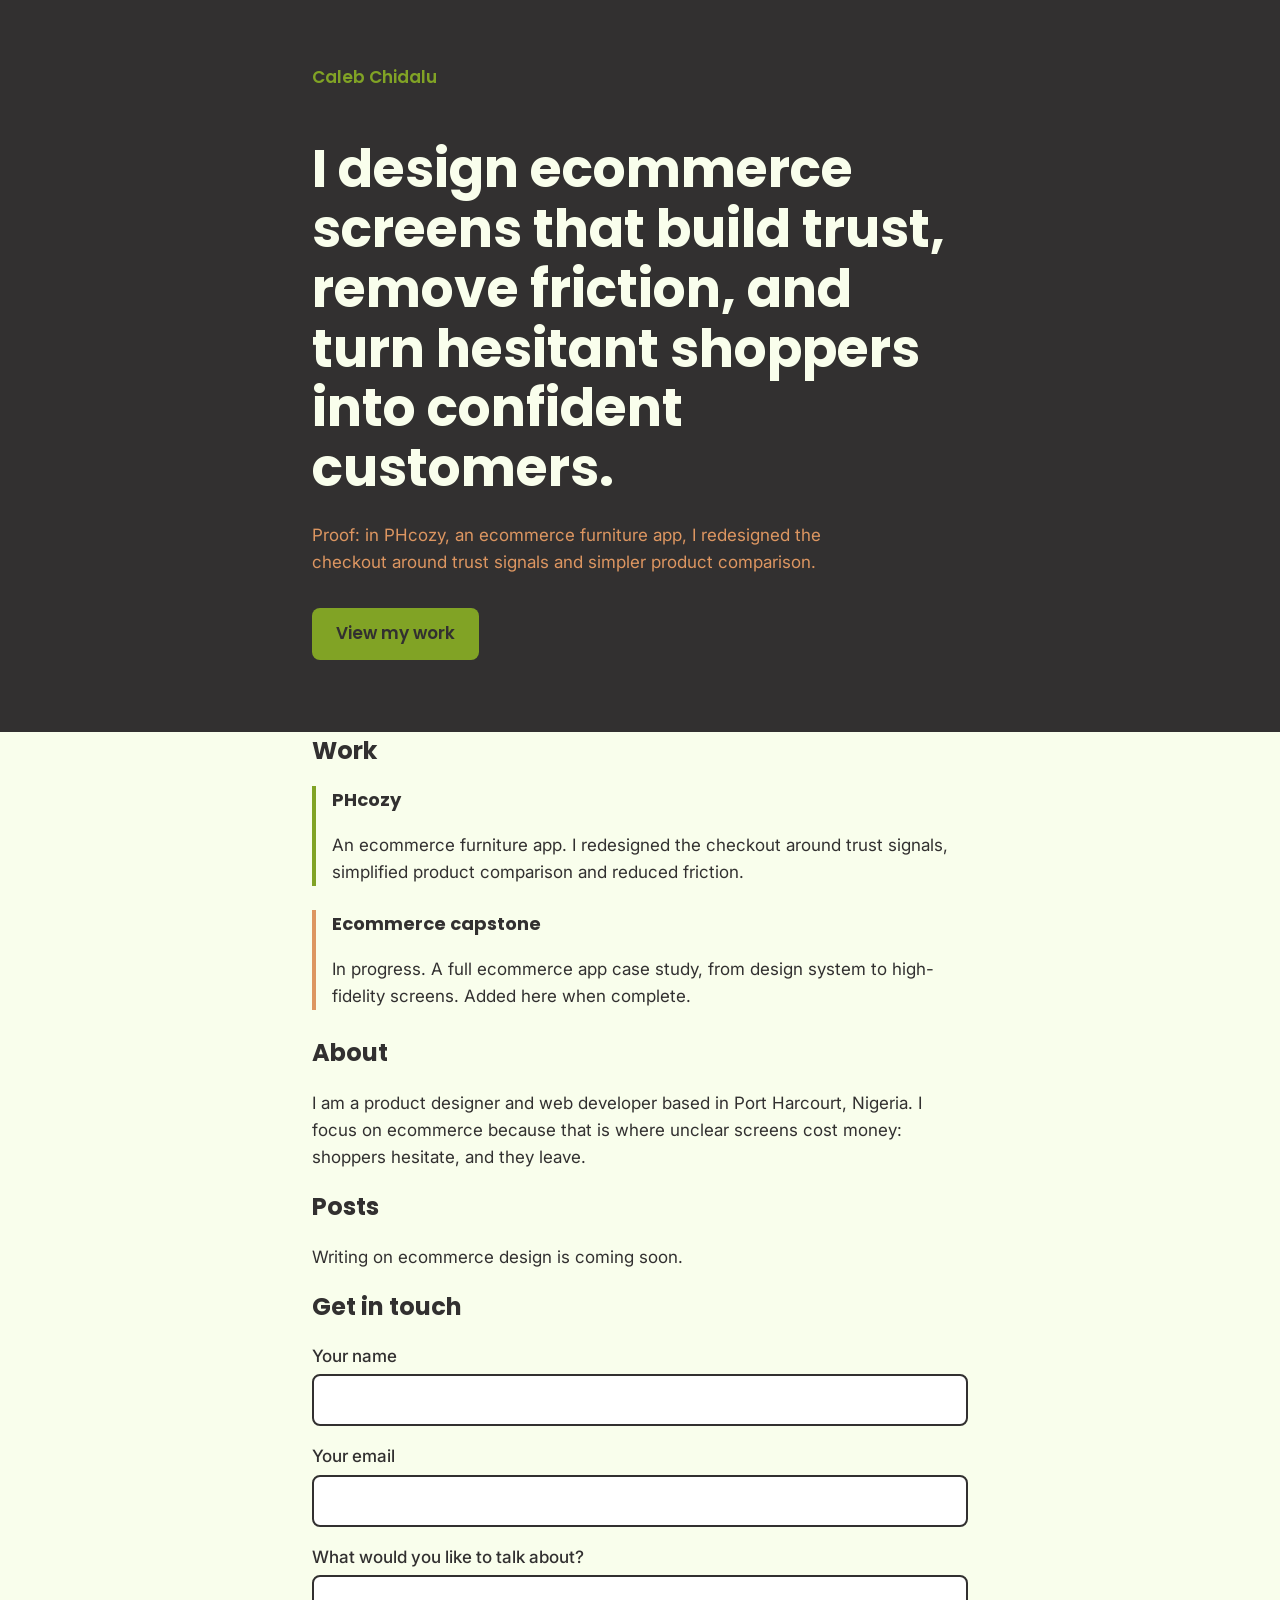
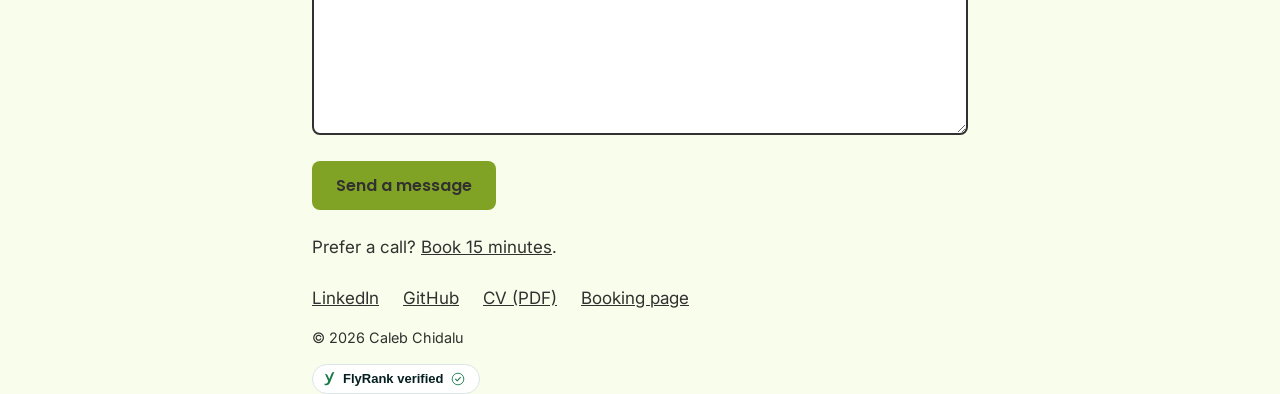
<file: index.html>
<!DOCTYPE html>
<html lang="en-GB">
<head>
  <meta charset="utf-8">
  <meta name="viewport" content="width=device-width, initial-scale=1">
  <title>Caleb Chidalu | Ecommerce Product Designer</title>
  <meta name="description" content="Caleb Chidalu designs ecommerce screens that build trust, remove friction, and turn hesitant shoppers into confident customers.">
  <meta property="og:title" content="Caleb Chidalu | Ecommerce Product Designer">
<meta property="og:description" content="Caleb Chidalu designs ecommerce screens that build trust and remove friction.">
<meta property="og:url" content="https://caleb-chidalu.netlify.app/">
<meta property="og:type" content="website"> 
  <meta property="og:image" content="https://caleb-chidalu.netlify.app/og-image.png">
<meta property="og:site_name" content="Caleb Chidalu">
<meta name="twitter:card" content="summary_large_image">
<link rel="icon" type="image/png" href="/favicon.png">
  <link rel="preconnect" href="https://fonts.googleapis.com">
  <link rel="preconnect" href="https://fonts.gstatic.com" crossorigin>
  <link href="https://fonts.googleapis.com/css2?family=Inter:wght@400;500&family=Poppins:wght@600;700&display=swap" rel="stylesheet">
  <link rel="stylesheet" href="style.css">
</head>
<body>

  <header class="hero">
    <div class="wrap">
      <p class="name">Caleb Chidalu</p>
      <h1>I design ecommerce screens that build trust, remove friction, and turn hesitant shoppers into confident customers.</h1>
      <p class="proof">Proof: in PHcozy, an ecommerce furniture app, I redesigned the checkout around trust signals and simpler product comparison.</p>
      <a class="btn" href="#work">View my work</a>
    </div>
  </header>

  <main>
    <section id="work" class="wrap">
      <h2>Work</h2>
      <article class="item">
        <h3>PHcozy</h3>
        <p>An ecommerce furniture app. I redesigned the checkout around trust signals, simplified product comparison and reduced friction.</p>
      </article>
      <article class="item muted">
        <h3>Ecommerce capstone</h3>
        <p>In progress. A full ecommerce app case study, from design system to high-fidelity screens. Added here when complete.</p>
      </article>
    </section>

    <section id="about" class="wrap">
      <h2>About</h2>
      <p>I am a product designer and web developer based in Port Harcourt, Nigeria. I focus on ecommerce because that is where unclear screens cost money: shoppers hesitate, and they leave.</p>
    </section>

    <section id="posts" class="wrap">
      <h2>Posts</h2>
      <p>Writing on ecommerce design is coming soon.</p>
    </section>

    <section id="contact" class="wrap">
      <h2>Get in touch</h2>
      <form name="contact" method="POST" action="/thanks.html" data-netlify="true" netlify-honeypot="bot-field">
        <input type="hidden" name="form-name" value="contact">
        <p hidden><label>Leave this empty: <input name="bot-field"></label></p>
        <p><label for="name">Your name</label><input id="name" name="name" type="text" required></p>
        <p><label for="email">Your email</label><input id="email" name="email" type="email" required></p>
        <p><label for="message">What would you like to talk about?</label><textarea id="message" name="message" rows="5" required></textarea></p>
        <button class="btn" type="submit">Send a message</button>
      </form>
      <p class="or">Prefer a call? <a href="https://cal.com/caleb-chidalu/15min">Book 15 minutes</a>.</p>
      <ul class="links">
        <li><a href="https://www.linkedin.com/in/caleb-chidalu-4600a1340/">LinkedIn</a></li>
        <li><a href="https://github.com/caleb-chidalu">GitHub</a></li>
        <li><a href="cv.pdf">CV (PDF)</a></li>
        <li><a href="https://cal.com/caleb-chidalu">Booking page</a></li>
      </ul>
    </section>
  </main>

  <footer class="wrap">
    <p>&copy; 2026 Caleb Chidalu</p>
    <a href="https://internship.flyrank.ai/verify?id=FR-D1-T668H-R789R&amp;first_name=Caleb" target="_blank" rel="noopener noreferrer"
   aria-label="Verify Caleb's FlyRank AI Internship credential"
   style="box-sizing:border-box;margin:0;padding:0;border:0;background:none;text-decoration:none;font-family:-apple-system,BlinkMacSystemFont,'Segoe UI',Roboto,Helvetica,Arial,sans-serif;font-style:normal;line-height:1.25;text-transform:none;float:none;-webkit-font-smoothing:antialiased;display:inline-flex;align-items:center;gap:8px;padding:6px 14px 6px 11px;background:#FFFFFF;border:1px solid #DDE4E7;border-radius:9999px;vertical-align:middle;white-space:nowrap">
  <svg width="11" height="15" viewBox="26 18 44 60" fill="none" xmlns="http://www.w3.org/2000/svg" aria-hidden="true" focusable="false" style="display:block;flex:none;opacity:1;transform:none;max-width:none"><path d="M28.2354 74.2202V67.9039C29.6419 68.4369 31.3724 68.7055 33.4311 68.7055C35.3235 68.7055 36.8153 68.2396 37.8979 67.3079C38.9805 66.3762 39.9566 64.8695 40.8218 62.792L42.6887 58.3139L29.8976 29.2879C35.0038 29.2879 39.6028 32.3307 41.5294 36.9893L47.0746 50.3985L56.0126 28.6038C57.9221 23.9452 62.5168 20.894 67.6187 20.894L50.0795 63.5936C48.4556 67.5933 46.5205 70.5102 44.2743 72.3484C42.0281 74.1867 39.1169 75.1058 35.5451 75.1058C32.6212 75.1058 30.1875 74.812 28.2354 74.2244V74.2202Z" fill="#1A7A4A" /></svg>
  <span style="margin:0;padding:0;border:0;background:none;color:inherit;font-weight:400;font-style:normal;letter-spacing:normal;text-transform:none;text-decoration:none;white-space:normal;float:none;font-size:13px;font-weight:600;color:#051F21">FlyRank verified</span>
  <svg width="14" height="14" viewBox="0 0 24 24" fill="none" xmlns="http://www.w3.org/2000/svg" aria-hidden="true" focusable="false" style="display:block;flex:none;opacity:1;transform:none;max-width:none"><circle cx="12" cy="12" r="10" stroke="#1A7A4A" stroke-width="1.5" /><path d="M7.9 12.3l2.8 2.8 5.4-5.8" stroke="#1A7A4A" stroke-width="1.8" stroke-linecap="round" stroke-linejoin="round" /></svg>
</a>
  </footer>

<script>
  document.querySelector('form').addEventListener('submit', function () {
    var btn = this.querySelector('button[type="submit"], input[type="submit"]');
    if (btn) { btn.disabled = true; btn.textContent = 'Sending...'; }
  });
</script> 
  <!-- Cloudflare Web Analytics --><script type='module' src='https://static.cloudflareinsights.com/beacon.min.js' data-cf-beacon='{"token": "8c2bf1df86e8419b9ee4f6b3da6a8192"}'></script><!-- End Cloudflare Web Analytics -->
</body>
</html>
</file>
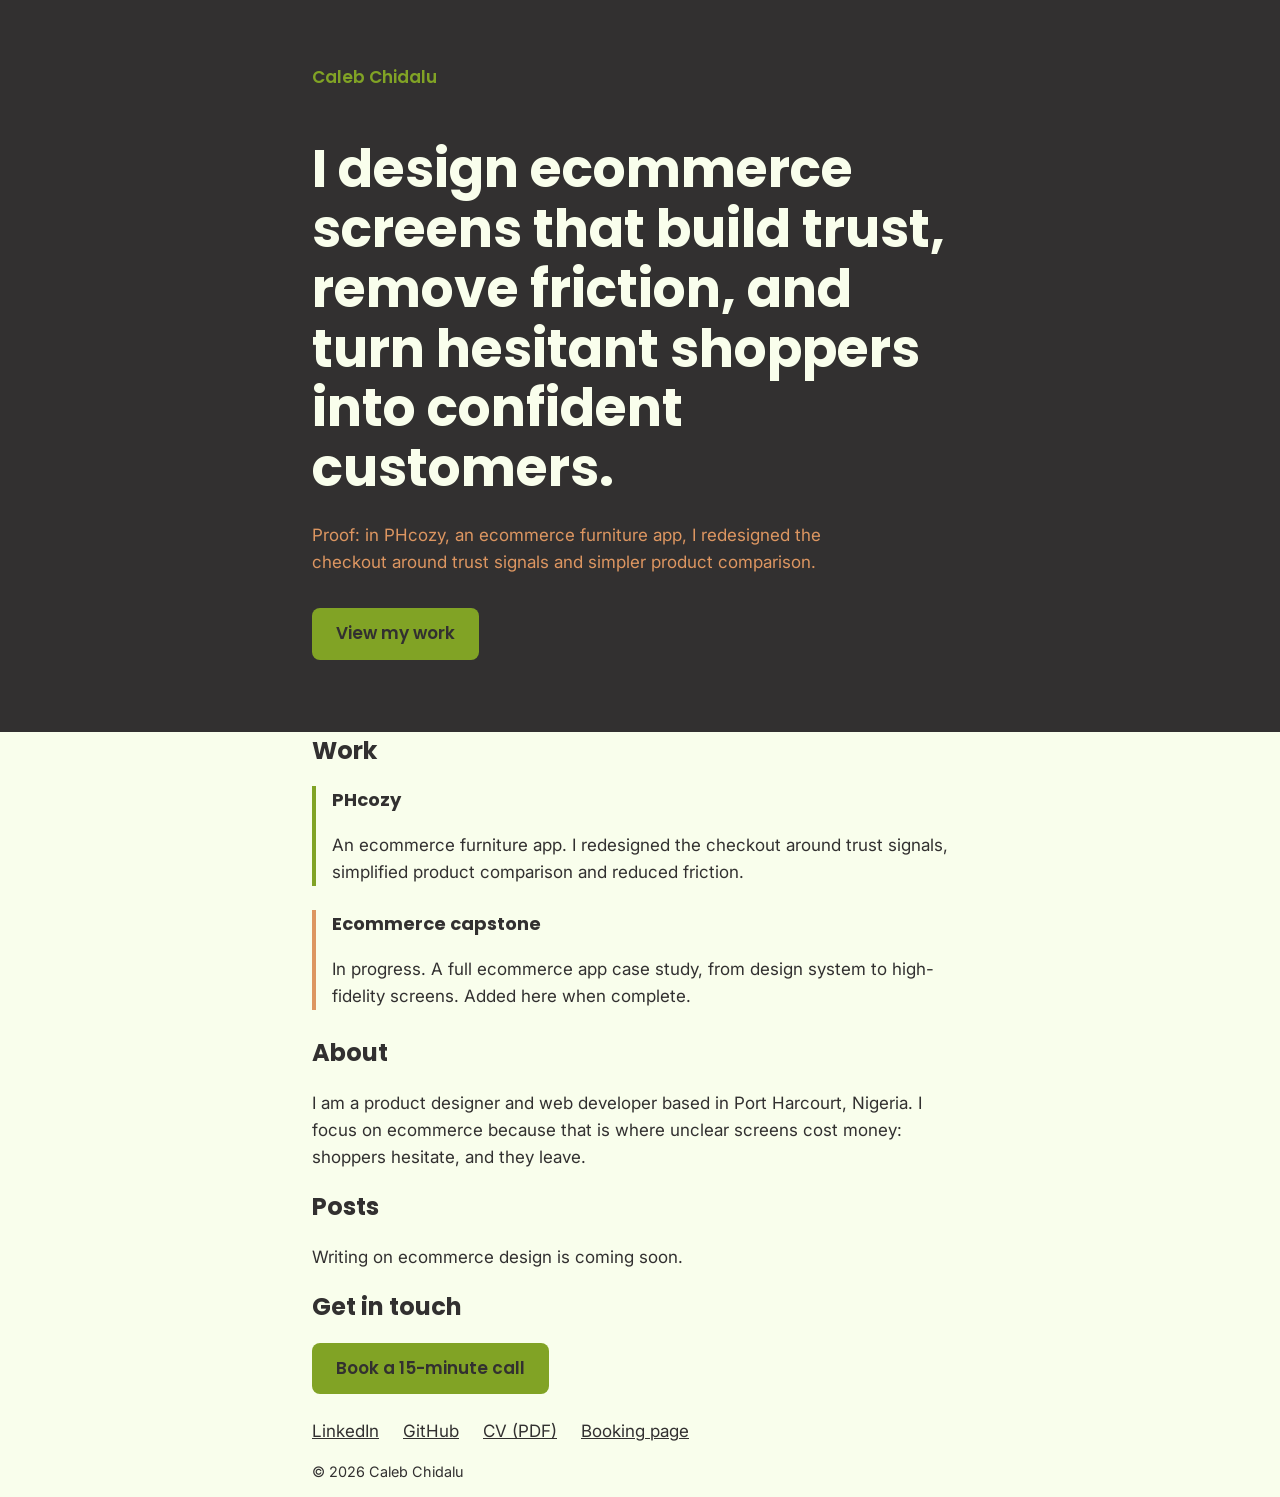
<file: index.html.html>
<!DOCTYPE html>
<html lang="en-GB">
<head>
  <meta charset="utf-8">
  <meta name="viewport" content="width=device-width, initial-scale=1">
  <title>Caleb Chidalu | Ecommerce Product Designer</title>
  <meta name="description" content="Caleb Chidalu designs ecommerce screens that build trust, remove friction, and turn hesitant shoppers into confident customers.">
  <link rel="preconnect" href="https://fonts.googleapis.com">
  <link rel="preconnect" href="https://fonts.gstatic.com" crossorigin>
  <link href="https://fonts.googleapis.com/css2?family=Inter:wght@400;500&family=Poppins:wght@600;700&display=swap" rel="stylesheet">
  <link rel="stylesheet" href="style.css">
</head>
<body>

  <header class="hero">
    <div class="wrap">
      <p class="name">Caleb Chidalu</p>
      <h1>I design ecommerce screens that build trust, remove friction, and turn hesitant shoppers into confident customers.</h1>
      <p class="proof">Proof: in PHcozy, an ecommerce furniture app, I redesigned the checkout around trust signals and simpler product comparison.</p>
      <a class="btn" href="#work">View my work</a>
    </div>
  </header>

  <main>
    <section id="work" class="wrap">
      <h2>Work</h2>
      <article class="item">
        <h3>PHcozy</h3>
        <p>An ecommerce furniture app. I redesigned the checkout around trust signals, simplified product comparison and reduced friction.</p>
      </article>
      <article class="item muted">
        <h3>Ecommerce capstone</h3>
        <p>In progress. A full ecommerce app case study, from design system to high-fidelity screens. Added here when complete.</p>
      </article>
    </section>

    <section id="about" class="wrap">
      <h2>About</h2>
      <p>I am a product designer and web developer based in Port Harcourt, Nigeria. I focus on ecommerce because that is where unclear screens cost money: shoppers hesitate, and they leave.</p>
    </section>

    <section id="posts" class="wrap">
      <h2>Posts</h2>
      <p>Writing on ecommerce design is coming soon.</p>
    </section>

    <section id="contact" class="wrap">
      <h2>Get in touch</h2>
      <p><a class="btn" href="https://cal.com/caleb-chidalu/15min">Book a 15-minute call</a></p>
      <ul class="links">
        <li><a href="https://www.linkedin.com/in/caleb-chidalu-4600a1340/">LinkedIn</a></li>
        <li><a href="https://github.com/caleb-chidalu">GitHub</a></li>
        <li><a href="cv.pdf">CV (PDF)</a></li>
        <li><a href="https://cal.com/caleb-chidalu">Booking page</a></li>
      </ul>
    </section>
  </main>

  <footer class="wrap">
    <p>&copy; 2026 Caleb Chidalu</p>
  </footer>

</body>
</html>
</file>
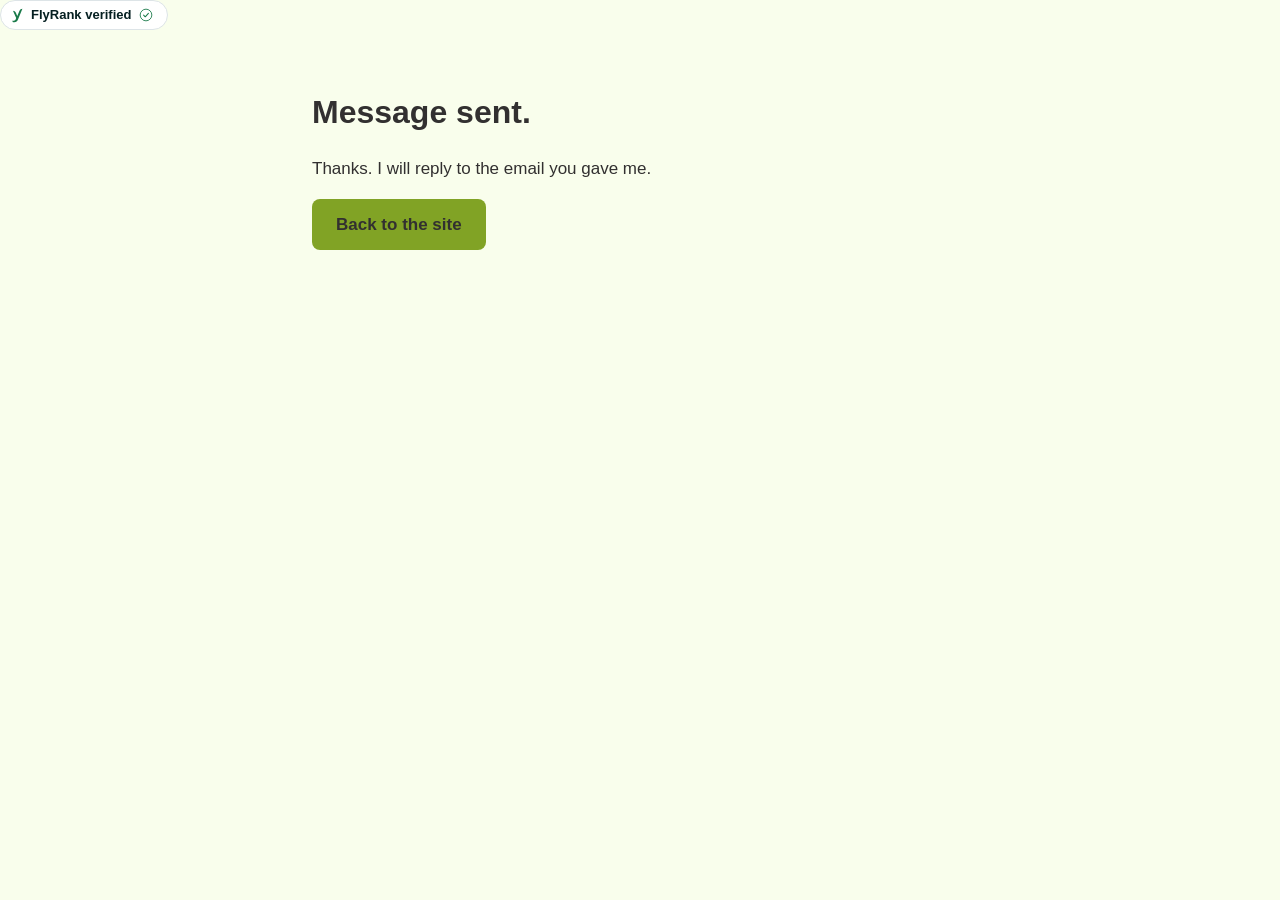
<file: thanks.html>
<!DOCTYPE html>
<html lang="en-GB">
<head>
  <meta charset="utf-8">
  <meta name="viewport" content="width=device-width, initial-scale=1">
  <title>Message sent | Caleb Chidalu</title>
  <link rel="stylesheet" href="style.css">
  <a href="https://internship.flyrank.ai/verify?id=FR-D1-T668H-R789R&amp;first_name=Caleb" target="_blank" rel="noopener noreferrer"
   aria-label="Verify Caleb's FlyRank AI Internship credential"
   style="box-sizing:border-box;margin:0;padding:0;border:0;background:none;text-decoration:none;font-family:-apple-system,BlinkMacSystemFont,'Segoe UI',Roboto,Helvetica,Arial,sans-serif;font-style:normal;line-height:1.25;text-transform:none;float:none;-webkit-font-smoothing:antialiased;display:inline-flex;align-items:center;gap:8px;padding:6px 14px 6px 11px;background:#FFFFFF;border:1px solid #DDE4E7;border-radius:9999px;vertical-align:middle;white-space:nowrap">
  <svg width="11" height="15" viewBox="26 18 44 60" fill="none" xmlns="http://www.w3.org/2000/svg" aria-hidden="true" focusable="false" style="display:block;flex:none;opacity:1;transform:none;max-width:none"><path d="M28.2354 74.2202V67.9039C29.6419 68.4369 31.3724 68.7055 33.4311 68.7055C35.3235 68.7055 36.8153 68.2396 37.8979 67.3079C38.9805 66.3762 39.9566 64.8695 40.8218 62.792L42.6887 58.3139L29.8976 29.2879C35.0038 29.2879 39.6028 32.3307 41.5294 36.9893L47.0746 50.3985L56.0126 28.6038C57.9221 23.9452 62.5168 20.894 67.6187 20.894L50.0795 63.5936C48.4556 67.5933 46.5205 70.5102 44.2743 72.3484C42.0281 74.1867 39.1169 75.1058 35.5451 75.1058C32.6212 75.1058 30.1875 74.812 28.2354 74.2244V74.2202Z" fill="#1A7A4A" /></svg>
  <span style="margin:0;padding:0;border:0;background:none;color:inherit;font-weight:400;font-style:normal;letter-spacing:normal;text-transform:none;text-decoration:none;white-space:normal;float:none;font-size:13px;font-weight:600;color:#051F21">FlyRank verified</span>
  <svg width="14" height="14" viewBox="0 0 24 24" fill="none" xmlns="http://www.w3.org/2000/svg" aria-hidden="true" focusable="false" style="display:block;flex:none;opacity:1;transform:none;max-width:none"><circle cx="12" cy="12" r="10" stroke="#1A7A4A" stroke-width="1.5" /><path d="M7.9 12.3l2.8 2.8 5.4-5.8" stroke="#1A7A4A" stroke-width="1.8" stroke-linecap="round" stroke-linejoin="round" /></svg>
</a>
  <link rel="icon" type="image/png" href="/favicon.png">
</head>
<body>
  <main class="wrap" style="padding-top:4rem">
    <h1 style="font-size:2rem">Message sent.</h1>
    <p>Thanks. I will reply to the email you gave me.</p>
    <p><a class="btn" href="/">Back to the site</a></p>
  </main>
  <!-- Cloudflare Web Analytics --><script type='module' src='https://static.cloudflareinsights.com/beacon.min.js' data-cf-beacon='{"token": "8c2bf1df86e8419b9ee4f6b3da6a8192"}'></script><!-- End Cloudflare Web Analytics -->
</body>
</html>
</file>
<file: style.css>
:root {
  --green: #81A325;
  --ink: #323030;
  --cream: #F9FEEC;
  --clay: #DD9661;
}

* { box-sizing: border-box; }

body {
  margin: 0;
  font-family: "Inter", Arial, sans-serif;
  font-size: 1.0625rem;
  line-height: 1.6;
  color: var(--ink);
  background: var(--cream);
}

.wrap {
  max-width: 44rem;
  margin: 0 auto;
  padding: 0 1.5rem;
}

h1, h2, h3, .name, .btn {
  font-family: "Poppins", Arial, sans-serif;
}

/* Hero: the one bold moment */
.hero {
  background: var(--ink);
  color: var(--cream);
  padding: 4rem 0 4.5rem;
}

.name {
  font-weight: 600;
  margin: 0 0 3rem;
  color: var(--green);
}

h1 {
  font-size: clamp(2rem, 6vw, 3.25rem);
  line-height: 1.15;
  font-weight: 700;
  margin: 0 0 1.5rem;
}

.proof {
  max-width: 36rem;
  margin: 0 0 2rem;
  color: var(--clay);
}

.btn {
  display: inline-block;
  background: var(--green);
  color: var(--ink);
  font-weight: 600;
  padding: 0.75rem 1.5rem;
  border-radius: 0.5rem;
  text-decoration: none;
}

.btn:hover { background: var(--clay); }

/* Sections */
section { padding: 3rem 0 0; }

h2 {
  font-size: 1.5rem;
  margin: 0 0 1rem;
}

h3 {
  font-size: 1.125rem;
  margin: 0 0 0.25rem;
}

.item {
  border-left: 4px solid var(--green);
  padding-left: 1rem;
  margin-bottom: 1.5rem;
}

.item.muted { border-left-color: var(--clay); }

.links {
  list-style: none;
  padding: 0;
  margin: 1.5rem 0 0;
  display: flex;
  flex-wrap: wrap;
  gap: 0.5rem 1.5rem;
}

a { color: var(--ink); }
a:hover { color: var(--green); }

a:focus-visible {
  outline: 3px solid var(--clay);
  outline-offset: 3px;
}

footer {
  padding-top: 3rem;
  padding-bottom: 2rem;
  font-size: 0.9rem;
}

/* Contact form */
form label {
  display: block;
  font-weight: 500;
  margin-bottom: 0.25rem;
}

form input,
form textarea {
  width: 100%;
  font: inherit;
  color: var(--ink);
  background: #fff;
  border: 2px solid var(--ink);
  border-radius: 0.5rem;
  padding: 0.65rem 0.75rem;
}

form input:focus-visible,
form textarea:focus-visible {
  outline: 3px solid var(--clay);
  outline-offset: 2px;
}

button.btn {
  border: 0;
  cursor: pointer;
  font-size: 1rem;
}

.or { margin-top: 1.5rem; }
</file>
